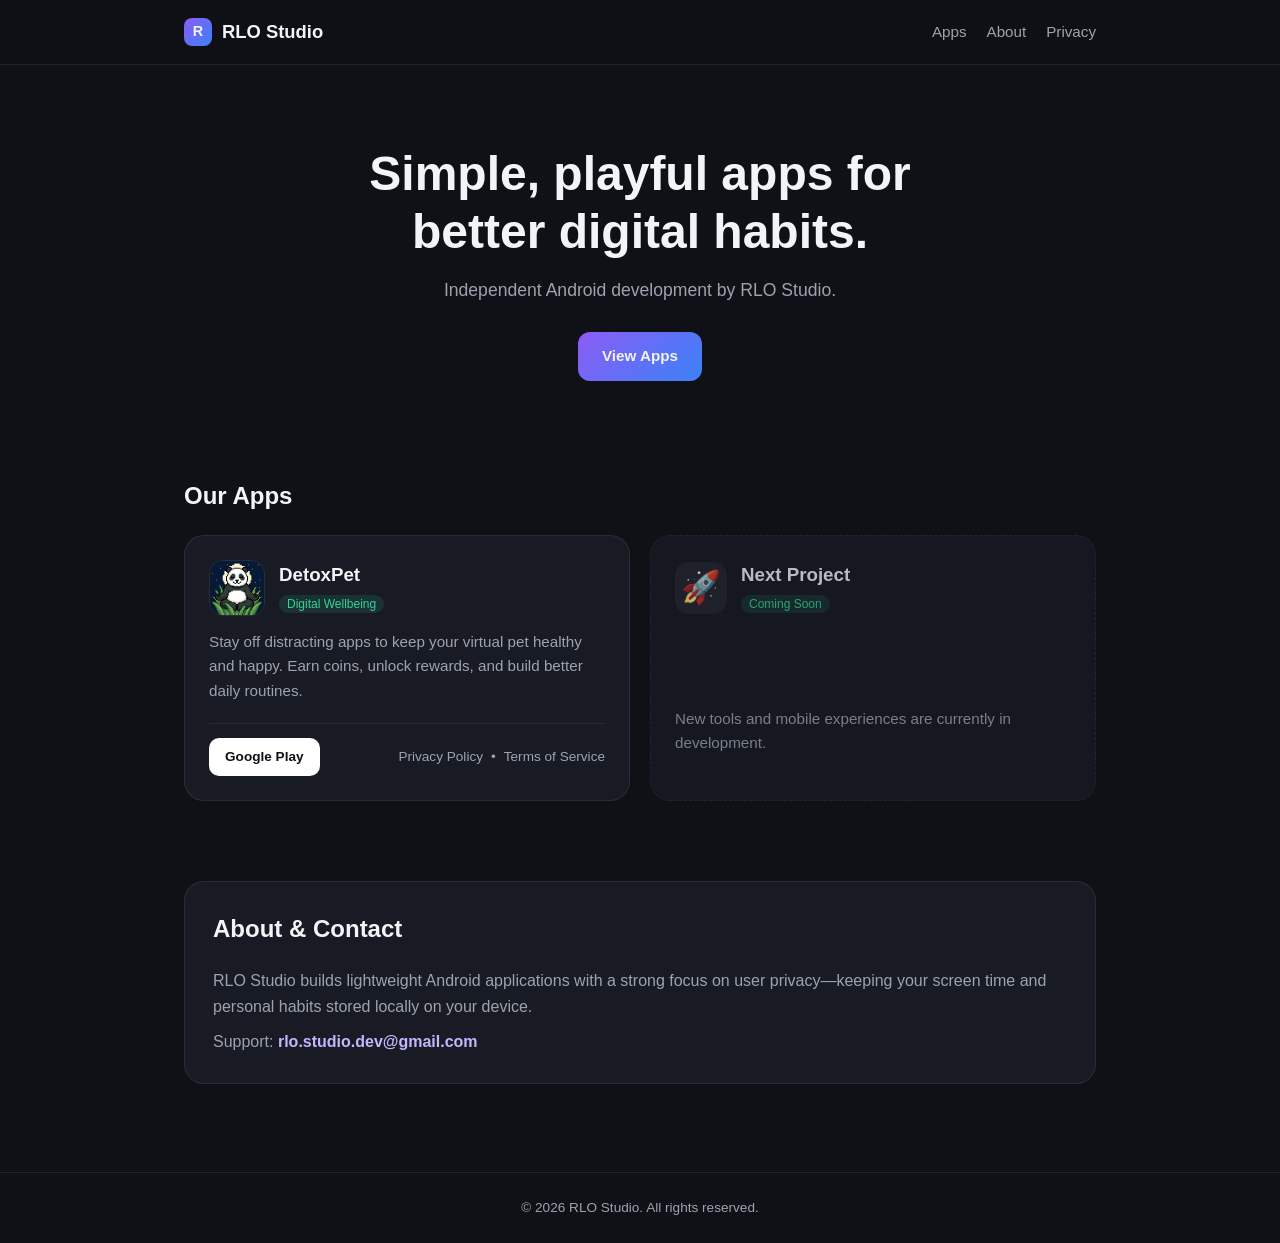
<file: index.html>
<!DOCTYPE html>
<html lang="en">
<head>
  <meta charset="UTF-8">
  <meta name="viewport" content="width=device-width, initial-scale=1.0">
  <title>RLO Studio</title>
  <link rel="stylesheet" href="style.css">
</head>
<body>

  <header class="navbar">
    <div class="container nav-content">
      <a href="index.html" class="brand">
        <span class="brand-badge">R</span>
        RLO Studio
      </a>
      <nav class="nav-links">
        <a href="#apps">Apps</a>
        <a href="#about">About</a>
        <a href="detoxpet-privacy.html">Privacy</a>
      </nav>
    </div>
  </header>

  <main class="container">
    <section class="hero">
      <h1>Simple, playful apps for better digital habits.</h1>
      <p>Independent Android development by RLO Studio.</p>
      <a href="#apps" class="btn-primary">View Apps</a>
    </section>

    <section id="apps" class="section">
      <h2>Our Apps</h2>
      <div class="grid">
        
        <article class="card">
          <div class="card-header">
            <img src="images/detoxpet-icon.png" alt="DetoxPet app icon" class="app-icon">
            <div>
              <h3>DetoxPet</h3>
              <span class="tag">Digital Wellbeing</span>
            </div>
          </div>
          <p>Stay off distracting apps to keep your virtual pet healthy and happy. Earn coins, unlock rewards, and build better daily routines.</p>
          <div class="card-footer">
            <a href="https://play.google.com/store/apps/details?id=com.rlostudio.detoxpet" target="_blank" rel="noopener" class="btn-store">Google Play</a>
            <div class="legal-links">
              <a href="detoxpet-privacy.html" class="link-muted">Privacy Policy</a>
              <span class="link-sep">&bull;</span>
              <a href="detoxpet-terms.html" class="link-muted">Terms of Service</a>
            </div>
          </div>
        </article>

        <article class="card card-dashed">
          <div class="card-header">
            <span class="app-emoji">🚀</span>
            <div>
              <h3>Next Project</h3>
              <span class="tag">Coming Soon</span>
            </div>
          </div>
          <p>New tools and mobile experiences are currently in development.</p>
        </article>

      </div>
    </section>

    <section id="about" class="section">
      <div class="about-box">
        <h2>About &amp; Contact</h2>
        <p>RLO Studio builds lightweight Android applications with a strong focus on user privacy—keeping your screen time and personal habits stored locally on your device.</p>
        <p class="contact-line">Support: <a href="mailto:rlo.studio.dev@gmail.com">rlo.studio.dev@gmail.com</a></p>
      </div>
    </section>
  </main>

  <footer class="footer">
    <div class="container">
      <p>&copy; 2026 RLO Studio. All rights reserved.</p>
    </div>
  </footer>

</body>
</html>
</file>
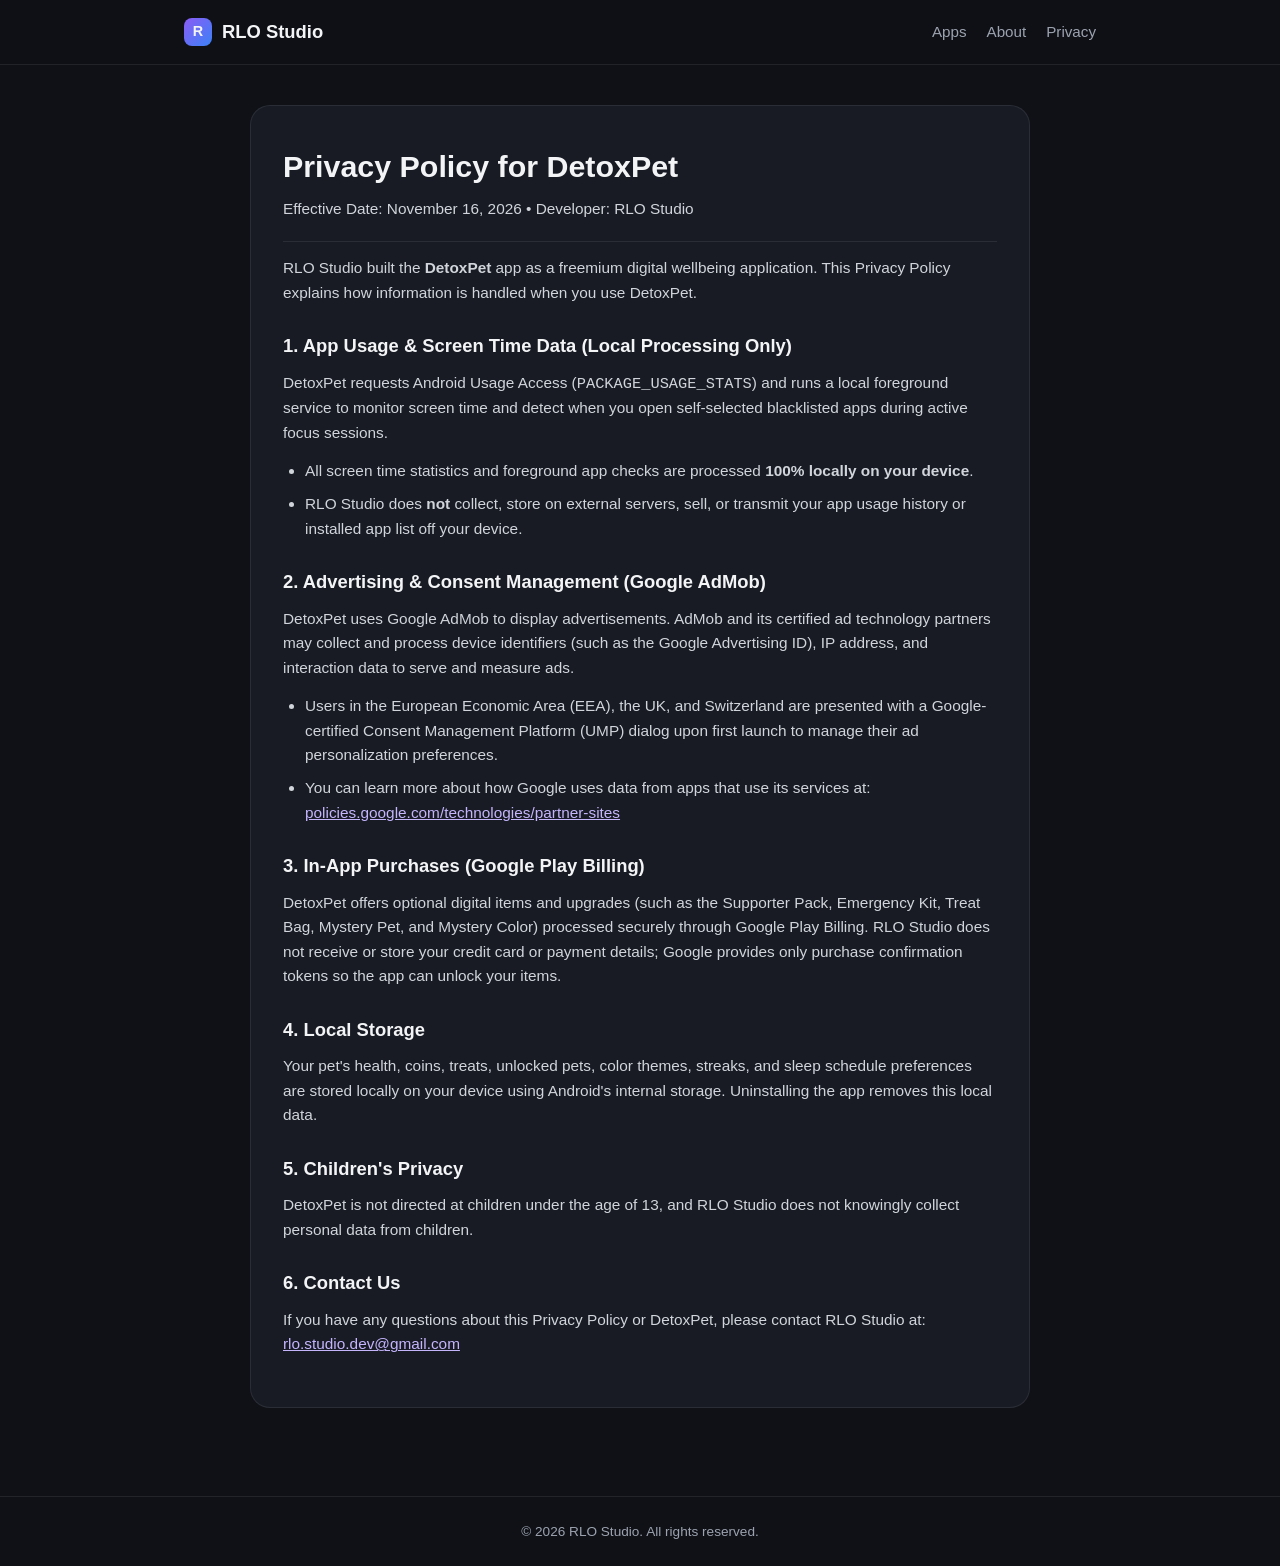
<file: detoxpet-privacy.html>
<!DOCTYPE html>
<html lang="en">
<head>
  <meta charset="UTF-8">
  <meta name="viewport" content="width=device-width, initial-scale=1.0">
  <title>Privacy Policy — DetoxPet | RLO Studio</title>
  <link rel="stylesheet" href="style.css">
</head>
<body>

  <header class="navbar">
    <div class="container nav-content">
      <a href="index.html" class="brand">
        <span class="brand-badge">R</span>
        RLO Studio
      </a>
      <nav class="nav-links">
        <a href="index.html#apps">Apps</a>
        <a href="index.html#about">About</a>
        <a href="detoxpet-privacy.html">Privacy</a>
      </nav>
    </div>
  </header>

  <main class="container">
    <section class="section">
      <article class="policy-box">
        <h1>Privacy Policy for DetoxPet</h1>
        <p class="policy-meta">Effective Date: November 16, 2026 &bull; Developer: RLO Studio</p>

        <p>RLO Studio built the <strong>DetoxPet</strong> app as a freemium digital wellbeing application. This Privacy Policy explains how information is handled when you use DetoxPet.</p>

        <h2>1. App Usage &amp; Screen Time Data (Local Processing Only)</h2>
        <p>DetoxPet requests Android Usage Access (<code>PACKAGE_USAGE_STATS</code>) and runs a local foreground service to monitor screen time and detect when you open self-selected blacklisted apps during active focus sessions.</p>
        <ul>
          <li>All screen time statistics and foreground app checks are processed <strong>100% locally on your device</strong>.</li>
          <li>RLO Studio does <strong>not</strong> collect, store on external servers, sell, or transmit your app usage history or installed app list off your device.</li>
        </ul>

        <h2>2. Advertising &amp; Consent Management (Google AdMob)</h2>
        <p>DetoxPet uses Google AdMob to display advertisements. AdMob and its certified ad technology partners may collect and process device identifiers (such as the Google Advertising ID), IP address, and interaction data to serve and measure ads.</p>
        <ul>
          <li>Users in the European Economic Area (EEA), the UK, and Switzerland are presented with a Google-certified Consent Management Platform (UMP) dialog upon first launch to manage their ad personalization preferences.</li>
          <li>You can learn more about how Google uses data from apps that use its services at: <a href="https://policies.google.com/technologies/partner-sites" target="_blank" rel="noopener">policies.google.com/technologies/partner-sites</a></li>
        </ul>

        <h2>3. In-App Purchases (Google Play Billing)</h2>
        <p>DetoxPet offers optional digital items and upgrades (such as the Supporter Pack, Emergency Kit, Treat Bag, Mystery Pet, and Mystery Color) processed securely through Google Play Billing. RLO Studio does not receive or store your credit card or payment details; Google provides only purchase confirmation tokens so the app can unlock your items.</p>

        <h2>4. Local Storage</h2>
        <p>Your pet's health, coins, treats, unlocked pets, color themes, streaks, and sleep schedule preferences are stored locally on your device using Android's internal storage. Uninstalling the app removes this local data.</p>

        <h2>5. Children's Privacy</h2>
        <p>DetoxPet is not directed at children under the age of 13, and RLO Studio does not knowingly collect personal data from children.</p>

        <h2>6. Contact Us</h2>
        <p>If you have any questions about this Privacy Policy or DetoxPet, please contact RLO Studio at: <a href="mailto:rlo.studio.dev@gmail.com">rlo.studio.dev@gmail.com</a></p>
      </article>
    </section>
  </main>

  <footer class="footer">
    <div class="container">
      <p>&copy; 2026 RLO Studio. All rights reserved.</p>
    </div>
  </footer>

</body>
</html>
</file>
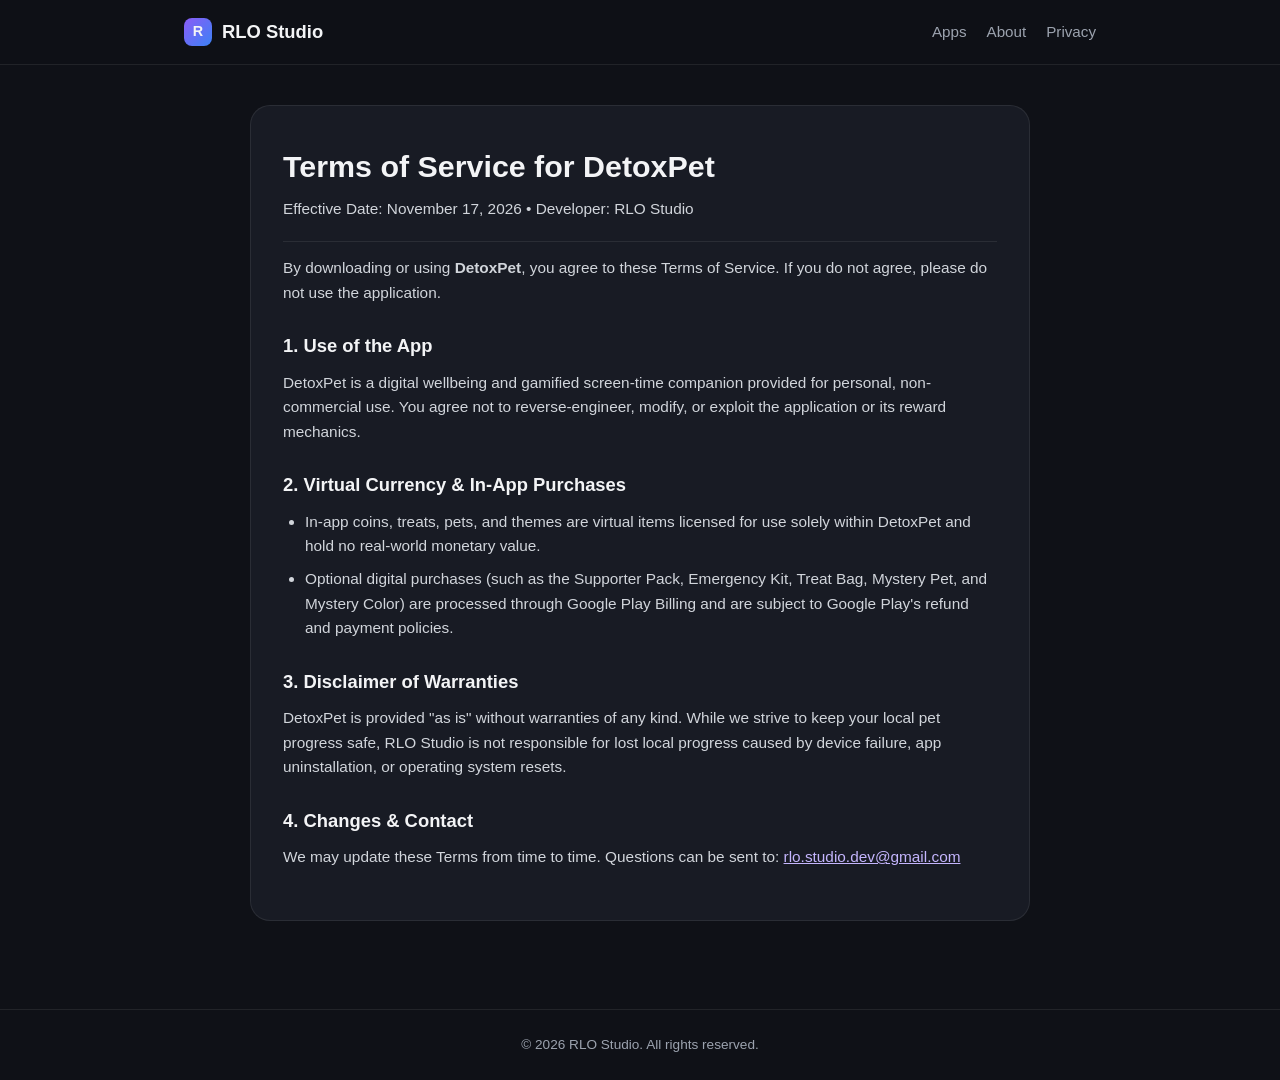
<file: detoxpet-terms.html>
<!DOCTYPE html>
<html lang="en">
<head>
  <meta charset="UTF-8">
  <meta name="viewport" content="width=device-width, initial-scale=1.0">
  <title>Terms of Service — DetoxPet | RLO Studio</title>
  <link rel="stylesheet" href="style.css">
</head>
<body>

  <header class="navbar">
    <div class="container nav-content">
      <a href="index.html" class="brand">
        <span class="brand-badge">R</span>
        RLO Studio
      </a>
      <nav class="nav-links">
        <a href="index.html#apps">Apps</a>
        <a href="index.html#about">About</a>
        <a href="detoxpet-privacy.html">Privacy</a>
      </nav>
    </div>
  </header>

  <main class="container">
    <section class="section">
      <article class="policy-box">
        <h1>Terms of Service for DetoxPet</h1>
        <p class="policy-meta">Effective Date: November 17, 2026 &bull; Developer: RLO Studio</p>

        <p>By downloading or using <strong>DetoxPet</strong>, you agree to these Terms of Service. If you do not agree, please do not use the application.</p>

        <h2>1. Use of the App</h2>
        <p>DetoxPet is a digital wellbeing and gamified screen-time companion provided for personal, non-commercial use. You agree not to reverse-engineer, modify, or exploit the application or its reward mechanics.</p>

        <h2>2. Virtual Currency &amp; In-App Purchases</h2>
        <ul>
          <li>In-app coins, treats, pets, and themes are virtual items licensed for use solely within DetoxPet and hold no real-world monetary value.</li>
          <li>Optional digital purchases (such as the Supporter Pack, Emergency Kit, Treat Bag, Mystery Pet, and Mystery Color) are processed through Google Play Billing and are subject to Google Play's refund and payment policies.</li>
        </ul>

        <h2>3. Disclaimer of Warranties</h2>
        <p>DetoxPet is provided "as is" without warranties of any kind. While we strive to keep your local pet progress safe, RLO Studio is not responsible for lost local progress caused by device failure, app uninstallation, or operating system resets.</p>

        <h2>4. Changes &amp; Contact</h2>
        <p>We may update these Terms from time to time. Questions can be sent to: <a href="mailto:rlo.studio.dev@gmail.com">rlo.studio.dev@gmail.com</a></p>
      </article>
    </section>
  </main>

  <footer class="footer">
    <div class="container">
      <p>&copy; 2026 RLO Studio. All rights reserved.</p>
    </div>
  </footer>

</body>
</html>
</file>
<file: style.css>
:root {
  --bg: #0f1117;
  --surface: #181b24;
  --border: rgba(255, 255, 255, 0.08);
  --text: #f3f4f6;
  --muted: #9ca3af;
  --accent: #8b5cf6;
  --accent-blue: #3b82f6;
}

* {
  box-sizing: border-box;
  margin: 0;
  padding: 0;
}

html {
  scroll-behavior: smooth;
}

body {
  font-family: -apple-system, BlinkMacSystemFont, "Segoe UI", Roboto, sans-serif;
  background-color: var(--bg);
  color: var(--text);
  line-height: 1.6;
}

a {
  color: inherit;
  text-decoration: none;
}

.container {
  max-width: 960px;
  margin: 0 auto;
  padding: 0 24px;
}

/* Header */
.navbar {
  border-bottom: 1px solid var(--border);
  background: rgba(15, 17, 23, 0.9);
  position: sticky;
  top: 0;
  z-index: 10;
}

.nav-content {
  display: flex;
  justify-content: space-between;
  align-items: center;
  height: 64px;
}

.brand {
  font-weight: 800;
  font-size: 1.15rem;
  display: flex;
  align-items: center;
  gap: 10px;
}

.brand-badge {
  width: 28px;
  height: 28px;
  border-radius: 8px;
  background: linear-gradient(135deg, var(--accent), var(--accent-blue));
  display: inline-flex;
  align-items: center;
  justify-content: center;
  font-size: 0.9rem;
}

.nav-links {
  display: flex;
  gap: 20px;
  color: var(--muted);
  font-size: 0.95rem;
}

.nav-links a:hover {
  color: var(--text);
}

/* Hero */
.hero {
  text-align: center;
  padding: 80px 0 56px;
}

.hero h1 {
  font-size: clamp(2rem, 4vw, 3rem);
  font-weight: 800;
  line-height: 1.2;
  max-width: 650px;
  margin: 0 auto 16px;
}

.hero p {
  color: var(--muted);
  font-size: 1.1rem;
  margin-bottom: 28px;
}

.btn-primary {
  display: inline-block;
  padding: 12px 24px;
  border-radius: 12px;
  background: linear-gradient(135deg, var(--accent), var(--accent-blue));
  font-weight: 700;
  font-size: 0.95rem;
}

.btn-primary:hover {
  opacity: 0.92;
}

/* Sections & Cards */
.section {
  padding: 40px 0;
}

.section h2 {
  font-size: 1.5rem;
  margin-bottom: 20px;
}

.grid {
  display: grid;
  grid-template-columns: repeat(auto-fit, minmax(290px, 1fr));
  gap: 20px;
}

.card {
  background: var(--surface);
  border: 1px solid var(--border);
  border-radius: 20px;
  padding: 24px;
  display: flex;
  flex-direction: column;
  justify-content: space-between;
}

.card-dashed {
  border-style: dashed;
  opacity: 0.75;
}

.card-header {
  display: flex;
  align-items: center;
  gap: 14px;
  margin-bottom: 14px;
}

.app-emoji {
  font-size: 2rem;
  background: rgba(255, 255, 255, 0.05);
  width: 52px;
  height: 52px;
  border-radius: 14px;
  display: flex;
  align-items: center;
  justify-content: center;
}

.app-icon {
  width: 56px;
  height: 56px;
  border-radius: 14px;
  object-fit: cover;
  border: 1px solid var(--border);
  flex-shrink: 0;
}

.tag {
  font-size: 0.75rem;
  color: #34d399;
  background: rgba(52, 211, 153, 0.12);
  padding: 2px 8px;
  border-radius: 999px;
}

.card p {
  color: var(--muted);
  font-size: 0.95rem;
  margin-bottom: 20px;
}

.card-footer {
  display: flex;
  align-items: center;
  justify-content: space-between;
  flex-wrap: wrap;
  gap: 12px 16px;
  padding-top: 14px;
  border-top: 1px solid var(--border);
}

.btn-store {
  background: #ffffff;
  color: #0f1117;
  font-weight: 700;
  font-size: 0.85rem;
  padding: 8px 16px;
  border-radius: 10px;
  white-space: nowrap;
  flex-shrink: 0;
}

.legal-links {
  display: flex;
  align-items: center;
  gap: 8px;
  flex-wrap: nowrap;
  white-space: nowrap;
}

.link-sep {
  color: var(--muted);
  font-size: 0.85rem;
}

.link-muted {
  color: var(--muted);
  font-size: 0.85rem;
}

.link-muted:hover {
  color: var(--text);
}

/* About */
.about-box {
  background: var(--surface);
  border: 1px solid var(--border);
  border-radius: 20px;
  padding: 28px;
}

.about-box p {
  color: var(--muted);
  margin-top: 10px;
}

.contact-line a {
  color: #c4b5fd;
  font-weight: 600;
}

/* Footer */
.footer {
  margin-top: 48px;
  padding: 24px 0;
  border-top: 1px solid var(--border);
  text-align: center;
  color: var(--muted);
  font-size: 0.85rem;
}

/* Privacy Policy & Terms */
.policy-box {
  background: var(--surface);
  border: 1px solid var(--border);
  border-radius: 20px;
  padding: 36px 32px;
  max-width: 780px;
  margin: 0 auto;
}

.policy-box h1 {
  font-size: 1.9rem;
  font-weight: 800;
  margin-bottom: 6px;
}

.policy-meta {
  color: var(--muted);
  font-size: 0.9rem;
  padding-bottom: 20px;
  margin-bottom: 24px;
  border-bottom: 1px solid var(--border);
}

.policy-box h2 {
  font-size: 1.15rem;
  margin-top: 26px;
  margin-bottom: 10px;
}

.policy-box p {
  color: #d1d5db;
  margin-bottom: 14px;
  font-size: 0.96rem;
}

.policy-box ul {
  margin: 0 0 16px 22px;
  color: #d1d5db;
  font-size: 0.96rem;
}

.policy-box li {
  margin-bottom: 8px;
}

.policy-box a {
  color: #c4b5fd;
  text-decoration: underline;
}
</file>
